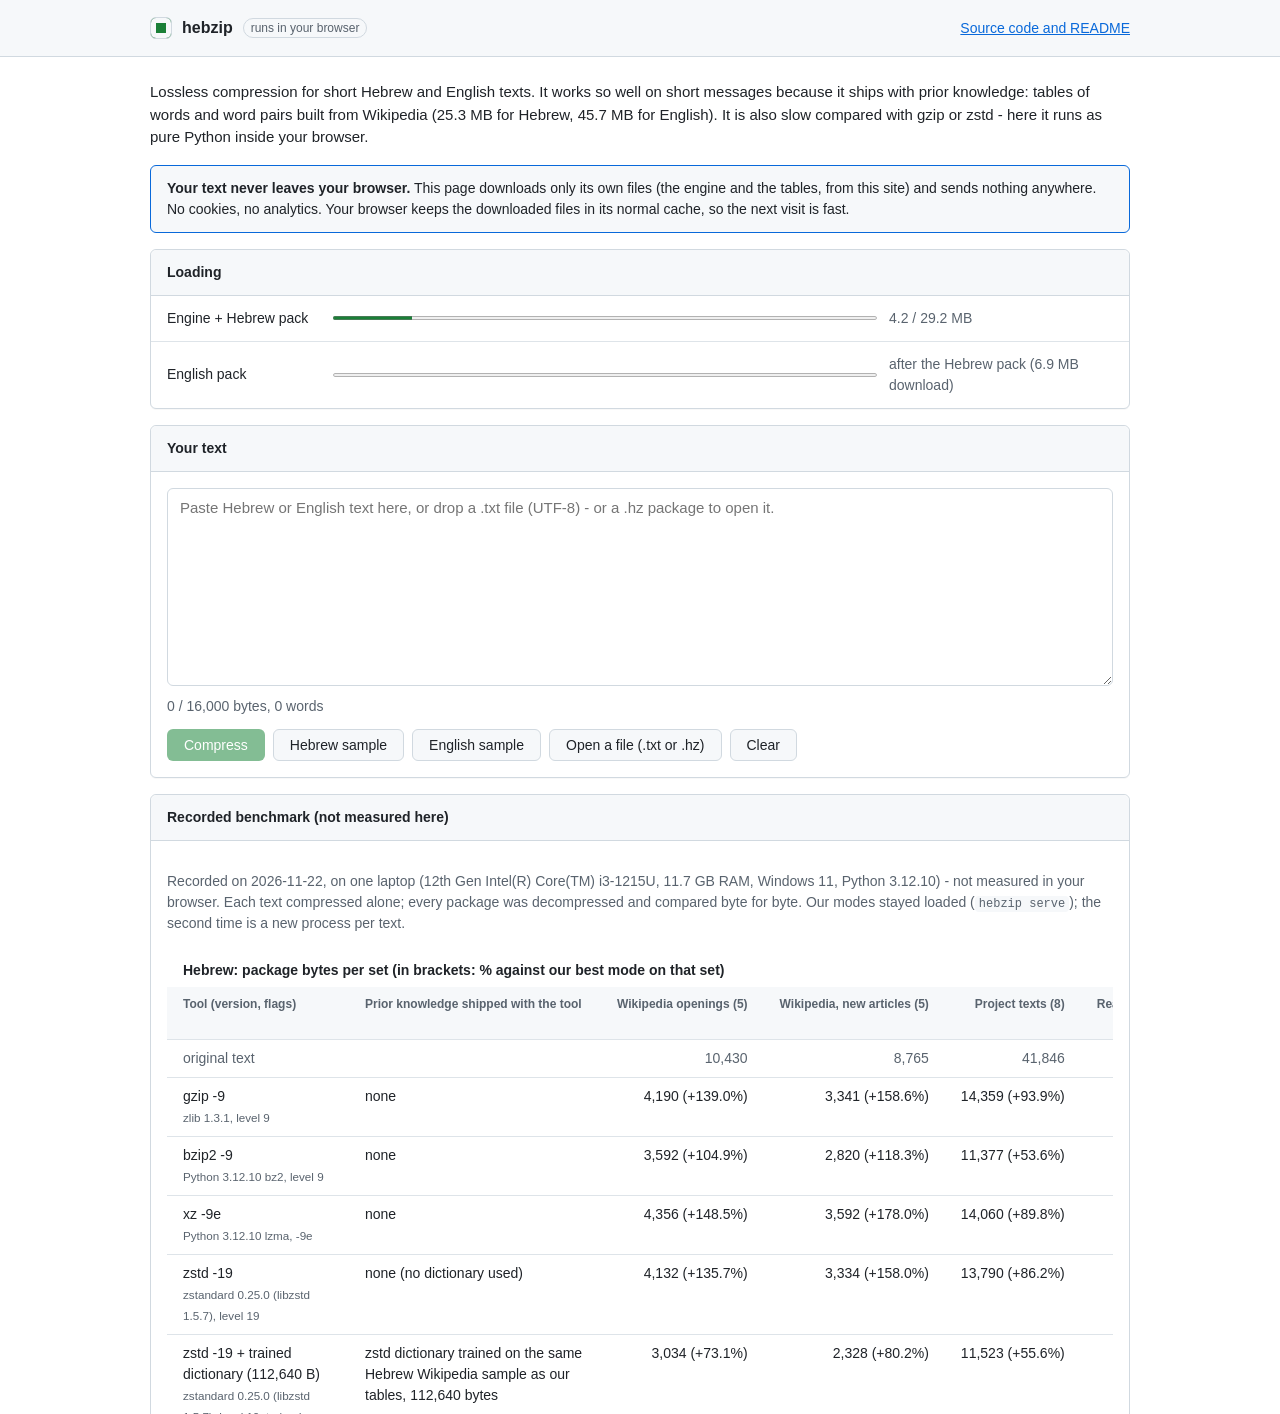
<file: site/index.html>
<!doctype html>
<html lang="en">
<head>
<meta charset="utf-8">
<meta name="viewport" content="width=device-width, initial-scale=1">
<meta name="color-scheme" content="light dark">
<meta http-equiv="Content-Security-Policy" content="default-src 'self'; script-src 'self'; worker-src 'self'; connect-src 'self'; img-src 'self' data:; style-src 'self'; object-src 'none'; base-uri 'none'; form-action 'none'">
<meta name="referrer" content="no-referrer">
<title>hebzip - compress Hebrew and English text in your browser</title>
<link rel="icon" href="data:,">
<link rel="stylesheet" href="assets/style.css">
<script type="module" src="assets/app.js"></script>
</head>
<body>
<header class="topbar">
  <div class="container topbar-inner">
    <span class="logo" aria-hidden="true"></span>
    <h1>hebzip</h1>
    <span class="Label">runs in your browser</span>
    <a class="topbar-link" id="link-repo" href="#">Source code and README</a>
  </div>
</header>

<main class="container">
  <p class="lead">Lossless compression for short Hebrew and English texts. It works so well on short
    messages because it ships with prior knowledge: tables of words and word pairs built from Wikipedia
    (<span id="mb-he">25.3</span> MB for Hebrew, <span id="mb-en">45.7</span> MB for English). It is also slow
    compared with gzip or zstd - here it runs as pure Python inside your browser.</p>

  <div class="flash info" role="note"><strong>Your text never leaves your browser.</strong> This page downloads
    only its own files (the engine and the tables, from this site) and sends nothing anywhere. No cookies, no
    analytics. Your browser keeps the downloaded files in its normal cache, so the next visit is fast.</div>

  <section class="Box" aria-labelledby="load-title">
    <div class="Box-header"><h2 id="load-title">Loading</h2></div>
    <div class="Box-row load-row">
      <label for="bar-fast">Engine + Hebrew pack</label>
      <progress id="bar-fast" max="1" value="0"></progress>
      <span id="txt-fast" class="muted num" aria-live="polite">waiting</span>
    </div>
    <div class="Box-row load-row">
      <label for="bar-en_fast">English pack</label>
      <progress id="bar-en_fast" max="1" value="0"></progress>
      <span id="txt-en_fast" class="muted num" aria-live="polite">after the Hebrew pack</span>
    </div>
  </section>

  <section class="Box" aria-labelledby="in-title">
    <div class="Box-header"><h2 id="in-title">Your text</h2></div>
    <div class="Box-body">
      <label for="text" class="sr-only">Text to compress</label>
      <textarea id="text" dir="auto" rows="8" spellcheck="false" placeholder="Paste Hebrew or English text here, or drop a .txt file (UTF-8) - or a .hz package to open it."></textarea>
      <div class="row-between">
        <span id="counter" class="muted num" aria-live="polite">0 bytes</span>
        <span id="pack" class="muted"></span>
      </div>
      <div class="buttons">
        <button id="go" class="btn btn-primary" type="button" disabled>Compress</button>
        <button id="sample-he" class="btn" type="button">Hebrew sample</button>
        <button id="sample-en" class="btn" type="button">English sample</button>
        <label class="btn" for="file">Open a file (.txt or .hz)</label>
        <input id="file" class="sr-only" type="file" accept=".txt,.hz,text/plain">
        <button id="clear" class="btn" type="button">Clear</button>
      </div>
      <div id="notice" class="flash" role="status" hidden></div>
      <div id="work" class="work" hidden aria-live="polite">
        <progress id="bar-work" max="1" value="0" aria-label="Progress (estimated)"></progress>
        <span id="txt-work" class="muted"></span>
      </div>
    </div>
  </section>

  <section id="result" class="Box" hidden aria-labelledby="out-title">
    <div class="Box-header"><h2 id="out-title">Result in your browser</h2></div>
    <div class="table-wrap">
      <table class="table">
        <caption class="sr-only">Sizes of your text</caption>
        <thead><tr><th scope="col">Tool</th><th scope="col" class="n">Bytes</th><th scope="col" class="n">Saved</th><th scope="col" class="n">Time</th></tr></thead>
        <tbody id="rows"></tbody>
      </table>
    </div>
    <div class="Box-row muted" id="verdict"></div>
    <div class="Box-row buttons">
      <a id="download" class="btn" download="text.hz" href="#">Download the package (.hz)</a>
      <button id="share" class="btn" type="button">Share your result</button>
    </div>
  </section>

  <section id="opened" class="Box" hidden aria-labelledby="open-title">
    <div class="Box-header"><h2 id="open-title">Opened package</h2></div>
    <div class="Box-row" id="opened-facts"></div>
    <div class="Box-body"><pre id="opened-text" dir="auto" class="opened-text"></pre></div>
    <div class="Box-row buttons"><a id="save-text" class="btn" download="text.txt" href="#">Save the text (exact bytes, .txt)</a></div>
  </section>

  <section class="Box" aria-labelledby="bench-title">
    <div class="Box-header"><h2 id="bench-title">Recorded benchmark (not measured here)</h2></div>
    <div class="Box-body" id="bench">Loading the recorded numbers...</div>
    <div class="Box-row muted">The claim is narrow: short Hebrew (and English) messages, with the tables above
      shipped. paq8px, PPMd and the others start empty and learn only from the text itself - that is why short texts are hard for them.
      paq8px (GPL) is not shipped - build it and point the bench at it. The project texts were written by an AI
      model for the project. Reproduce everything with one command: <code>python -m atar.bench run</code>
      (in <code>tools/compare_page</code>; see the README).</div>
  </section>

  <section class="Box" aria-labelledby="how-title">
    <div class="Box-header"><h2 id="how-title">How it works (short)</h2></div>
    <div class="Box-body">
      <p>The text is split into words and the bytes between them. Each word is a number in a word list sorted by
        frequency. Several predictors guess the next word - word pairs counted on Wikipedia, and what this text
        has said so far (a notebook that learns while it reads) - and a trust mixer weighs them. The bytes
        between words go through a small context-mixing model. A range coder turns the probabilities into bits.
        The decoder runs the same models and gets exactly the same text back.</p>
      <p>The website runs mode <code>fast</code> (Hebrew) and <code>en_fast</code> (English). The downloadable tool also
        has <code>max</code> and <code>max_plus</code> (letter-by-letter spelling, word classes, a topic channel; a few
        percent smaller, slower, bigger tables). <a id="link-method" href="#">Full method overview in the README</a>.</p>
    </div>
  </section>
</main>

<footer class="container footer muted">
  <p>Code: MIT licence. Tables: CC BY-SA 4.0 - <a href="tables/CREDITS.md">credits and sources</a> (Hebrew and English
    Wikipedia contributors; fastText vectors, Grave et al. 2018), <a href="tables/LICENSE">licence</a>.
    Engine: <a href="pyodide/NOTICE-pyodide.txt">Pyodide 314.0.8 (MPL-2.0) and CPython</a>, copied unmodified.
    Ideas from the PAQ family and the context-mixing literature (Matt Mahoney and others); no code copied.</p>
  <p id="build-line"></p>
</footer>

<dialog id="share-dialog" aria-labelledby="share-title">
  <h2 id="share-title">Share your result</h2>
  <p>This opens a new issue on GitHub, filled with exactly the text below - numbers only, not your text. Nothing is
    sent until you press <strong>Submit</strong> on GitHub (you need a GitHub account there).</p>
  <pre id="share-preview" class="share-preview"></pre>
  <div class="buttons">
    <a id="share-open" class="btn btn-primary" href="#" target="_blank" rel="noopener noreferrer">Open GitHub</a>
    <button id="share-cancel" class="btn" type="button">Cancel</button>
  </div>
</dialog>
</body>
</html>
</file>
<file: site/assets/style.css>
/* GitHub Primer-like look, same tokens as the local comparison page (tools/compare_page/static/style.css):
   system fonts, no web fonts, no external files. Dark values follow the system setting. */
:root {
  --bg: #ffffff; --bg-subtle: #f6f8fa; --fg: #1f2328; --fg-muted: #59636e;
  --border: #d1d9e0; --border-muted: #d1d9e0b3;
  --accent: #0969da; --accent-fg: #ffffff; --success: #1a7f37; --ours-bg: #f0fff4;
  --danger: #d1242f; --danger-bg: #ffebe9; --warn: #9a6700; --warn-bg: #fff8c5; --header-bg: #f6f8fa;
  --btn-bg: #f6f8fa; --btn-primary: #1f883d; --shadow: 0 1px 0 #1f232808;
}
@media (prefers-color-scheme: dark) {
  :root {
    --bg: #0d1117; --bg-subtle: #151b23; --fg: #f0f6fc; --fg-muted: #9198a1;
    --border: #3d444d; --border-muted: #3d444db3;
    --accent: #4493f8; --accent-fg: #ffffff; --success: #3fb950; --ours-bg: #2ea04314;
    --danger: #f85149; --danger-bg: #f8514926; --warn: #d29922; --warn-bg: #bb800926; --header-bg: #151b23;
    --btn-bg: #212830; --btn-primary: #238636; --shadow: none;
  }
}
* { box-sizing: border-box; }
[hidden] { display: none !important; }
html { color-scheme: light dark; }
body {
  margin: 0; background: var(--bg); color: var(--fg);
  font-family: -apple-system, BlinkMacSystemFont, "Segoe UI", "Noto Sans", Helvetica, Arial, sans-serif;
  font-size: 14px; line-height: 1.5;
}
a { color: var(--accent); }
code { font-family: ui-monospace, SFMono-Regular, "SF Mono", Menlo, Consolas, monospace; font-size: 12px;
  background: var(--bg-subtle); padding: 1px 4px; border-radius: 4px; }
.sr-only { position: absolute; width: 1px; height: 1px; overflow: hidden; clip: rect(0 0 0 0); white-space: nowrap; }
.container { max-width: 1012px; margin: 0 auto; padding: 0 16px; }
.topbar { background: var(--header-bg); border-bottom: 1px solid var(--border); margin-bottom: 24px; }
.topbar-inner { display: flex; align-items: center; gap: 10px; min-height: 56px; flex-wrap: wrap; }
.topbar h1 { font-size: 16px; font-weight: 600; margin: 0; }
.topbar-link { margin-inline-start: auto; }
.logo { width: 22px; height: 22px; border-radius: 6px; background: var(--success);
  box-shadow: inset 0 0 0 5px var(--bg-subtle); border: 1px solid var(--border); }
.Label { display: inline-block; padding: 0 7px; font-size: 12px; font-weight: 500; line-height: 18px;
  border: 1px solid var(--border); border-radius: 2em; color: var(--fg-muted); }
.lead { font-size: 15px; margin: 0 0 16px; }

.Box { background: var(--bg); border: 1px solid var(--border); border-radius: 6px; margin-bottom: 16px;
  box-shadow: var(--shadow); }
.Box-header { background: var(--bg-subtle); border-bottom: 1px solid var(--border); border-radius: 6px 6px 0 0;
  padding: 12px 16px; }
.Box-header h2 { font-size: 14px; font-weight: 600; margin: 0; }
.Box-body { padding: 16px; }
.Box-row { padding: 12px 16px; border-top: 1px solid var(--border-muted); }
.Box-header + .Box-row { border-top: 0; }
.flash { margin: 12px 0 16px; padding: 12px 16px; border: 1px solid var(--accent); border-radius: 6px;
  background: var(--bg-subtle); }
.flash.warn { border-color: var(--warn); background: var(--warn-bg); }
.flash.error { border-color: var(--danger); background: var(--danger-bg); }

.load-row { display: grid; grid-template-columns: 11em 1fr 16em; gap: 12px; align-items: center; }
progress { width: 100%; height: 8px; accent-color: var(--success); }
.work { display: grid; grid-template-columns: 1fr auto; gap: 12px; align-items: center; margin-top: 12px; }

textarea { width: 100%; min-height: 160px; padding: 8px 12px; font: inherit; font-size: 15px; color: var(--fg);
  background: var(--bg); border: 1px solid var(--border); border-radius: 6px; resize: vertical; }
textarea:focus, .btn:focus-visible { outline: 2px solid var(--accent); outline-offset: 1px; }
textarea.over { border-color: var(--danger); }
textarea.drop-over { border-color: var(--accent); background: var(--bg-subtle); }
.row-between { display: flex; justify-content: space-between; gap: 12px; flex-wrap: wrap; margin-top: 4px; }
.buttons { display: flex; flex-wrap: wrap; gap: 8px; margin-top: 12px; }
.Box-row.buttons { margin-top: 0; }
.btn { display: inline-flex; align-items: center; padding: 5px 16px; font: inherit; font-weight: 500;
  color: var(--fg); background: var(--btn-bg); border: 1px solid var(--border); border-radius: 6px;
  cursor: pointer; text-decoration: none; line-height: 20px; }
.btn:hover { border-color: var(--fg-muted); }
.btn[disabled] { opacity: .55; cursor: not-allowed; }
.btn-primary { color: var(--accent-fg); background: var(--btn-primary); border-color: transparent; }

.table-wrap { overflow-x: auto; }
.table { width: 100%; border-collapse: collapse; }
.table caption { text-align: start; padding: 12px 16px 6px; font-weight: 600; }
.table th, .table td { padding: 8px 16px; text-align: start; border-bottom: 1px solid var(--border-muted);
  vertical-align: top; }
.table thead th { font-size: 12px; font-weight: 600; color: var(--fg-muted); background: var(--bg-subtle); }
.table td.n, .table th.n { text-align: end; white-space: nowrap; font-variant-numeric: tabular-nums; }
.table tbody th { font-weight: 500; }
tr.ours td, tr.ours th { background: var(--ours-bg); }
tr.ours th { box-shadow: inset 3px 0 0 var(--success); font-weight: 600; }
tr.muted-row th, tr.muted-row td { color: var(--fg-muted); }
.muted { color: var(--fg-muted); }
.bench-table tbody th { min-width: 13em; }
.bench-table td.prior { min-width: 18em; }
.bench-table td.time { min-width: 16em; }
.num { font-variant-numeric: tabular-nums; }
.ok { color: var(--success); font-weight: 600; }
.bad { color: var(--danger); font-weight: 700; }
.opened-text { white-space: pre-wrap; overflow-wrap: anywhere; max-height: 320px; overflow: auto; margin: 0;
  font: inherit; }
.footer { padding: 8px 16px 32px; font-size: 12px; }

dialog { max-width: min(640px, calc(100vw - 32px)); border: 1px solid var(--border); border-radius: 12px;
  background: var(--bg); color: var(--fg); padding: 16px 20px; }
dialog::backdrop { background: #0006; }
dialog h2 { font-size: 16px; margin: 0 0 8px; }
.share-preview { white-space: pre-wrap; overflow-wrap: anywhere; background: var(--bg-subtle); padding: 12px;
  border: 1px solid var(--border); border-radius: 6px; max-height: 50vh; overflow: auto; font-size: 12px; }

@media (max-width: 640px) {
  .load-row { grid-template-columns: 1fr; gap: 4px; }
  .table th, .table td { padding: 8px 10px; }
  .topbar-link { margin-inline-start: 0; }
}
</file>
